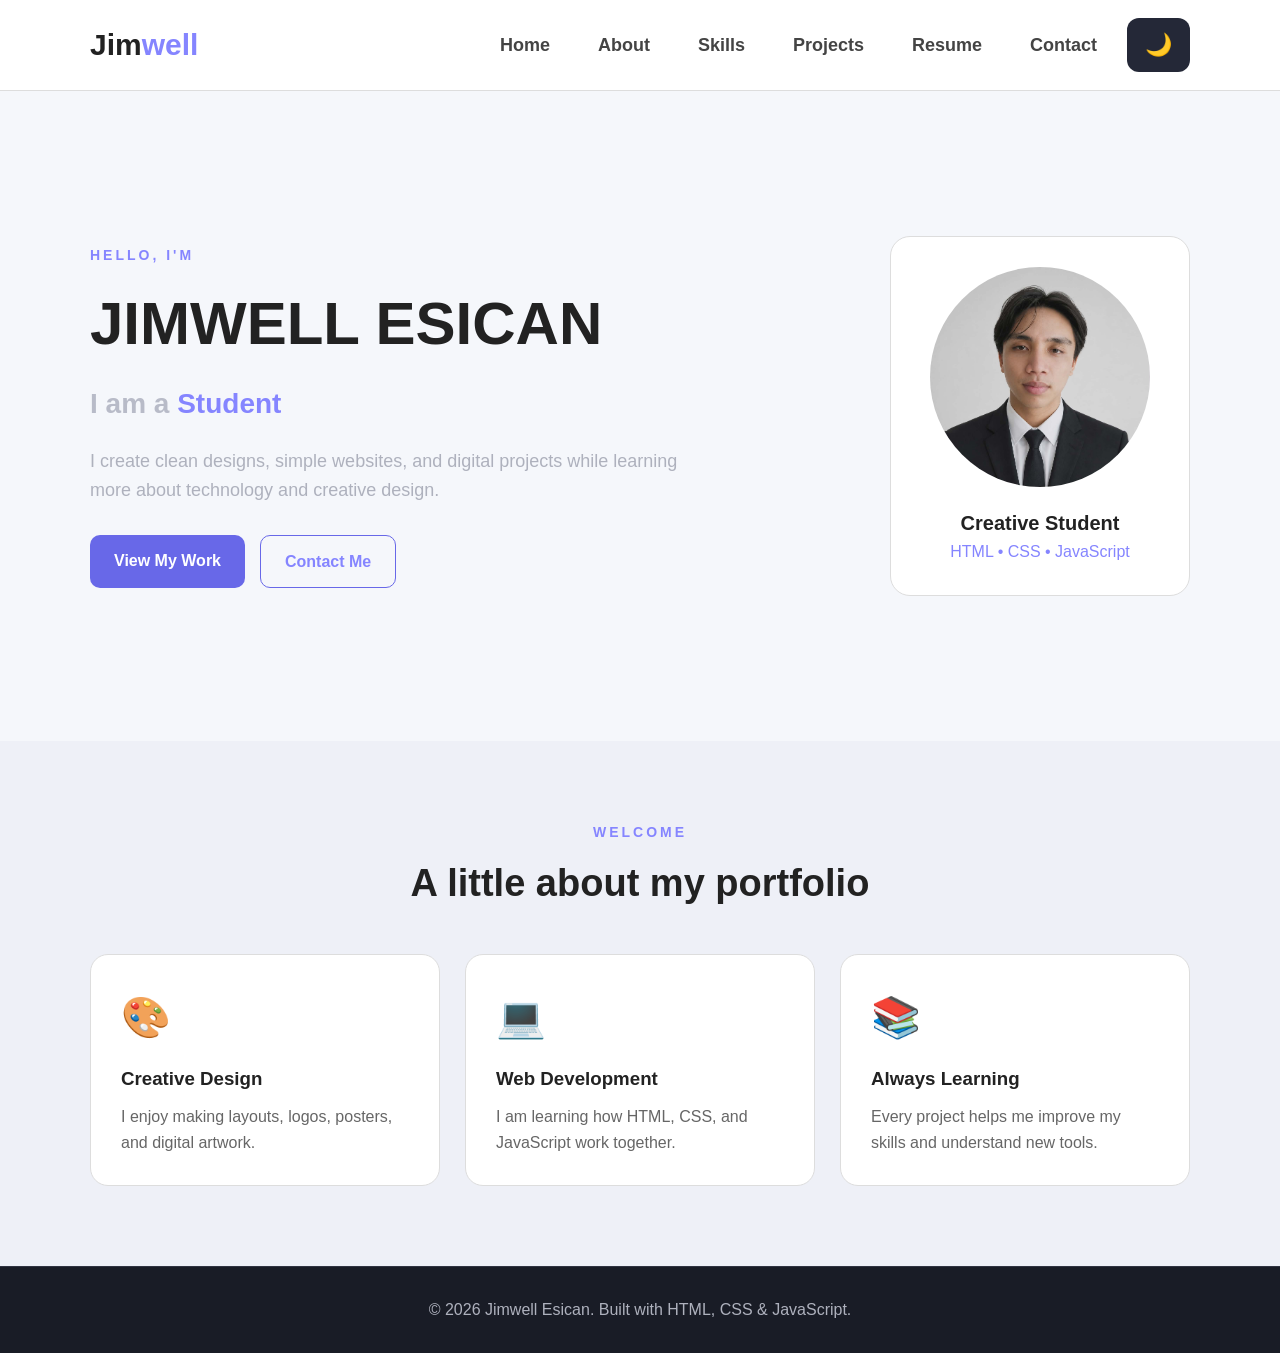
<file: index.html>
<!DOCTYPE html>
<html lang="en">
<head>
    <meta charset="UTF-8">
    <meta name="viewport" content="width=device-width, initial-scale=1.0">

    <title>My Portfolio | Home</title>

    <!-- External CSS -->
    <link rel="stylesheet" href="css/style.css">
</head>

<body>

   
    <header class="header">

        <nav class="navbar container">

            <!-- Logo -->
            <a href="index.html" class="logo">
                Jim<span>well</span>
            </a>

            <!-- Mobile Menu Button -->
            <button
                class="menu-toggle"
                aria-label="Open navigation"
                aria-expanded="false">
                ☰
            </button>

            <!-- Navigation Links -->
            <div class="nav-links">

                <a href="index.html">Home</a>

                <a href="about.html">About</a>

                <a href="skills.html">Skills</a>

                <a href="projects.html">Projects</a>

                <a href="resume.html">Resume</a>

                <a href="contact.html">Contact</a>

                <!-- Dark / Light Mode -->
                <button
                    class="theme-toggle"
                    aria-label="Toggle dark mode">
                    🌙
                </button>

            </div>

        </nav>

    </header>


    <!-- =========================
         MAIN CONTENT
    ========================== -->
    <main>

        <!-- HERO SECTION -->
        <section class="hero container">

            <!-- Introduction -->
            <div class="hero-text">

                <p class="eyebrow">
                    HELLO, I'M
                </p>

                <h1>
                    JIMWELL ESICAN
                </h1>

                <h2>
                    I am a
                    <span id="typing-text">
                        NORSU Student
                    </span>
                </h2>

                <p>
                    I create clean designs, simple websites,
                    and digital projects while learning more
                    about technology and creative design.
                </p>


                <!-- Buttons -->
                <div class="hero-buttons">

                    <a
                        href="projects.html"
                        class="btn primary">
                        View My Work
                    </a>

                    <a
                        href="contact.html"
                        class="btn secondary">
                        Contact Me
                    </a>

                </div>

            </div>


            <!-- PROFILE -->
            <div class="profile-card">

          <img
             src="assets/profilepic.jpg"
            alt="My Profile Picture"
            class="profile-image">

           <p>
             Creative Student
           </p>

           <span>
             HTML • CSS • JavaScript
           </span>

           </div>

            </div>

        </section>


        <section class="quick-section">

            <div class="container">

                <div class="section-heading">

                    <p class="eyebrow">
                        WELCOME
                    </p>

                    <h2>
                        A little about my portfolio
                    </h2>

                </div>


                <!-- Information Cards -->
                <div class="info-grid">


                    <!-- CARD 1 -->
                    <article class="info-card">

                        <div class="icon">
                            🎨
                        </div>

                        <h3>
                            Creative Design
                        </h3>

                        <p>
                            I enjoy making layouts, logos,
                            posters, and digital artwork.
                        </p>

                    </article>


                    <!-- CARD 2 -->
                    <article class="info-card">

                        <div class="icon">
                            💻
                        </div>

                        <h3>
                            Web Development
                        </h3>

                        <p>
                            I am learning how HTML, CSS,
                            and JavaScript work together.
                        </p>

                    </article>


                    <!-- CARD 3 -->
                    <article class="info-card">

                        <div class="icon">
                            📚
                        </div>

                        <h3>
                            Always Learning
                        </h3>

                        <p>
                            Every project helps me improve
                            my skills and understand new tools.
                        </p>

                    </article>


                </div>

            </div>

        </section>

    </main>


   

    <button
        id="scrollTop"
        class="scroll-top"
        aria-label="Scroll to top">

        ↑

    </button>




    <footer class="footer">

        <p>
            © 2026 Jimwell Esican.
            Built with HTML, CSS & JavaScript.
        </p>

    </footer>


    <!-- =========================
         JAVASCRIPT
    ========================== -->

    <script src="js/script.js"></script>

</body>
</html>
</file>
<file: css/style.css>
/* =========================
   RESET
========================= */

* {
    margin: 0;
    padding: 0;
    box-sizing: border-box;
}

html {
    scroll-behavior: smooth;
}


/* =========================
   BODY
========================= */

body {
    font-family: Arial, sans-serif;
    background: #0f1117;
    color: #f5f5f5;
    line-height: 1.6;
}


/* =========================
   CONTAINER
========================= */

.container {
    width: 90%;
    max-width: 1100px;
    margin: auto;
}


/* =========================
   HEADER / NAVIGATION
========================= */

.header {
    background: #191c26;
    border-bottom: 1px solid #303442;
    position: sticky;
    top: 0;
    z-index: 1000;
}

.navbar {
    min-height: 90px;
    display: flex;
    align-items: center;
    justify-content: space-between;
}

.logo {
    text-decoration: none;
    color: #ffffff;
    font-size: 30px;
    font-weight: bold;
}

.logo span {
    color: #8585ff;
}

.nav-links {
    display: flex;
    align-items: center;
    gap: 12px;
}

.nav-links a {
    text-decoration: none;
    color: #b8bbc8;
    font-weight: bold;
    font-size: 18px;
    padding: 14px 18px;
    border-radius: 12px;
    transition: 0.3s;
}

.nav-links a:hover {
    color: #ffffff;
    background: #242837;
}

.menu-toggle {
    display: none;
    border: none;
    background: transparent;
    color: white;
    font-size: 28px;
    cursor: pointer;
}

.theme-toggle {
    border: none;
    background: #242837;
    color: white;
    font-size: 22px;
    padding: 14px 18px;
    border-radius: 12px;
    cursor: pointer;
}


/* =========================
   PAGE HEADER
========================= */

.page-header {
    padding: 80px 0 50px;
    text-align: center;
}

.eyebrow {
    color: #8585ff;
    font-size: 14px;
    font-weight: bold;
    letter-spacing: 3px;
    margin-bottom: 10px;
}

.page-header h1 {
    font-size: 52px;
    margin-bottom: 15px;
}

.page-header > p:last-child {
    max-width: 700px;
    margin: auto;
    color: #aeb1bd;
    font-size: 18px;
}


/* =========================
   PROJECTS
========================= */

.projects-section {
    display: grid;
    grid-template-columns: repeat(2, 1fr);
    gap: 28px;
    padding-bottom: 90px;
}


/* =========================
   PROJECT CARD
========================= */

.project-card {
    background: #191c26;
    border: 1px solid #303442;
    border-radius: 18px;
    overflow: hidden;
    transition: transform 0.3s ease, box-shadow 0.3s ease;
}

.project-card:hover {
    transform: translateY(-6px);
    box-shadow: 0 15px 35px rgba(0, 0, 0, 0.35);
}


/* =========================
   PROJECT IMAGE
========================= */

.project-photo {
    width: 100%;
    height: 240px;
    object-fit: cover;
    display: block;
    background: #242837;
}


/* =========================
   PROJECT CONTENT
========================= */

.project-content {
    padding: 25px;
}

.project-content h2 {
    color: #ffffff;
    font-size: 25px;
    margin-bottom: 12px;
}

.project-content p {
    color: #b8bbc8;
    font-size: 16px;
    line-height: 1.7;
}


/* =========================
   PROJECT TAGS
========================= */

.project-tech {
    display: flex;
    flex-wrap: wrap;
    gap: 8px;
    margin-top: 18px;
}

.project-tech span {
    background: #272b3b;
    color: #8585ff;
    border: 1px solid #393e54;
    padding: 6px 12px;
    border-radius: 20px;
    font-size: 13px;
    font-weight: bold;
}


/* =========================
   HOME PAGE
========================= */

.hero {
    min-height: 650px;
    display: flex;
    align-items: center;
    justify-content: space-between;
    gap: 60px;
    padding: 80px 0;
}

.hero-text {
    flex: 1;
}

.hero-text h1 {
    font-size: 60px;
    margin-bottom: 10px;
}

.hero-text h2 {
    font-size: 28px;
    margin-bottom: 20px;
    color: #b8bbc8;
}

.hero-text h2 span {
    color: #8585ff;
}

.hero-text > p:last-of-type {
    color: #aeb1bd;
    max-width: 600px;
    font-size: 18px;
}

.hero-buttons {
    display: flex;
    gap: 15px;
    margin-top: 30px;
}

.btn {
    display: inline-block;
    padding: 13px 24px;
    border-radius: 10px;
    text-decoration: none;
    font-weight: bold;
    transition: 0.3s;
}

.primary {
    background: #6868e8;
    color: white;
}

.primary:hover {
    background: #7c7cf2;
}

.secondary {
    border: 1px solid #6868e8;
    color: #8585ff;
}

.secondary:hover {
    background: #6868e8;
    color: white;
}


/* =========================
   PROFILE CARD
========================= */

.profile-card {
    background: #191c26;
    border: 1px solid #303442;
    border-radius: 20px;
    padding: 30px;
    text-align: center;
    width: 300px;
}

.profile-image {
    width: 220px;
    height: 220px;
    border-radius: 50%;
    object-fit: cover;
    display: block;
    margin: 0 auto 20px;
}

.profile-card p {
    font-size: 20px;
    font-weight: bold;
}

.profile-card span {
    color: #8585ff;
}


/* =========================
   QUICK SECTION
========================= */

.quick-section {
    padding: 80px 0;
    background: #151821;
}

.section-heading {
    text-align: center;
    margin-bottom: 40px;
}

.section-heading h2 {
    font-size: 38px;
}

.info-grid {
    display: grid;
    grid-template-columns: repeat(3, 1fr);
    gap: 25px;
}

.info-card {
    background: #191c26;
    border: 1px solid #303442;
    padding: 30px;
    border-radius: 18px;
}

.info-card .icon {
    font-size: 40px;
    margin-bottom: 15px;
}

.info-card h3 {
    margin-bottom: 10px;
}

.info-card p {
    color: #aeb1bd;
}


/* =========================
   RESUME
========================= */

.resume-section {
    padding: 20px 0 90px;
}

.resume-card {
    background: #191c26;
    border: 1px solid #303442;
    padding: 30px;
    margin-bottom: 25px;
    border-radius: 18px;
}

.resume-card h2 {
    color: #8585ff;
    margin-bottom: 10px;
}

.resume-card h3 {
    margin-top: 15px;
    margin-bottom: 8px;
}

.resume-card p {
    color: #b8bbc8;
}

.resume-date {
    color: #8585ff !important;
    font-weight: bold;
    margin-bottom: 10px;
}


/* =========================
   FOOTER
========================= */

.footer {
    text-align: center;
    padding: 30px;
    background: #191c26;
    border-top: 1px solid #303442;
    color: #aeb1bd;
}


/* =========================
   SCROLL TO TOP
========================= */

.scroll-top {
    position: fixed;
    right: 25px;
    bottom: 25px;
    width: 45px;
    height: 45px;
    border: none;
    border-radius: 50%;
    background: #6868e8;
    color: white;
    font-size: 20px;
    cursor: pointer;
    display: none;
}


/* =========================
   LIGHT MODE
========================= */

body:not(.dark-mode) {
    background: #f5f7fb;
    color: #222222;
}

body:not(.dark-mode) .header {
    background: white;
    border-color: #dddddd;
}

body:not(.dark-mode) .logo {
    color: #222222;
}

body:not(.dark-mode) .nav-links a {
    color: #444444;
}

body:not(.dark-mode) .nav-links a:hover {
    background: #eeeeff;
}

body:not(.dark-mode) .project-card,
body:not(.dark-mode) .resume-card,
body:not(.dark-mode) .profile-card,
body:not(.dark-mode) .info-card {
    background: white;
    border-color: #dddddd;
}

body:not(.dark-mode) .project-content h2,
body:not(.dark-mode) .resume-card h3,
body:not(.dark-mode) .info-card h3 {
    color: #222222;
}

body:not(.dark-mode) .project-content p,
body:not(.dark-mode) .resume-card p,
body:not(.dark-mode) .info-card p {
    color: #666666;
}

body:not(.dark-mode) .quick-section {
    background: #eef0f7;
}


/* =========================
   MOBILE
========================= */

@media (max-width: 768px) {

    .navbar {
        min-height: 70px;
    }

    .logo {
        font-size: 24px;
    }

    .menu-toggle {
        display: block;
    }

    .nav-links {
        display: none;
        position: absolute;
        top: 70px;
        left: 0;
        width: 100%;
        background: #191c26;
        padding: 20px;
        flex-direction: column;
    }

    .nav-links.active {
        display: flex;
    }

    .projects-section {
        grid-template-columns: 1fr;
    }

    .page-header h1 {
        font-size: 38px;
    }

    .hero {
        flex-direction: column;
        text-align: center;
    }

    .hero-text h1 {
        font-size: 45px;
    }

    .hero-buttons {
        justify-content: center;
    }

    .profile-card {
        width: 100%;
        max-width: 320px;
    }

    .info-grid {
        grid-template-columns: 1fr;
    }
}
/* =========================
   CONTACT SECTION
========================= */

.contact-section {
    display: grid;
    grid-template-columns: 1fr 1.2fr;
    gap: 40px;
    padding-bottom: 90px;
}


/* =========================
   CONTACT INFORMATION
========================= */

.contact-info,
.contact-form-container {
    background: #191c26;
    border: 1px solid #303442;
    border-radius: 18px;
    padding: 35px;
}

.contact-info h2,
.contact-form-container h2 {
    font-size: 28px;
    margin-bottom: 15px;
}

.contact-info > p {
    color: #b8bbc8;
    margin-bottom: 30px;
}


/* =========================
   CONTACT ITEMS
========================= */

.contact-item {
    display: flex;
    align-items: center;
    gap: 18px;
    margin-bottom: 25px;
}

.contact-icon {
    width: 50px;
    height: 50px;
    display: flex;
    align-items: center;
    justify-content: center;
    background: #272b3b;
    border-radius: 12px;
    font-size: 24px;
}

.contact-item h3 {
    margin-bottom: 3px;
}

.contact-item p {
    color: #b8bbc8;
}


/* =========================
   CONTACT FORM
========================= */

.contact-form-container h2 {
    color: #8585ff;
}

.form-group {
    margin-bottom: 20px;
}

.form-group label {
    display: block;
    margin-bottom: 8px;
    font-weight: bold;
}

.form-group input,
.form-group textarea {
    width: 100%;
    padding: 13px 15px;
    border: 1px solid #393e54;
    border-radius: 10px;
    background: #11141c;
    color: white;
    font-family: Arial, sans-serif;
    font-size: 15px;
    outline: none;
}

.form-group input:focus,
.form-group textarea:focus {
    border-color: #8585ff;
}

.form-group textarea {
    resize: vertical;
}


/* =========================
   CONTACT BUTTON
========================= */

.contact-button {
    width: 100%;
    padding: 14px;
    border: none;
    border-radius: 10px;
    background: #6868e8;
    color: white;
    font-size: 16px;
    font-weight: bold;
    cursor: pointer;
    transition: 0.3s;
}

.contact-button:hover {
    background: #7c7cf2;
}


/* =========================
   LIGHT MODE
========================= */

body:not(.dark-mode) .contact-info,
body:not(.dark-mode) .contact-form-container {
    background: white;
    border-color: #dddddd;
}

body:not(.dark-mode) .contact-info > p,
body:not(.dark-mode) .contact-item p {
    color: #666666;
}

body:not(.dark-mode) .contact-icon {
    background: #eeeeff;
}

body:not(.dark-mode) .form-group input,
body:not(.dark-mode) .form-group textarea {
    background: #f7f7fa;
    color: #222222;
    border-color: #dddddd;
}


/* =========================
   MOBILE
========================= */

@media (max-width: 768px) {

    .contact-section {
        grid-template-columns: 1fr;
    }

}
/* =========================
   ABOUT SECTION
========================= */

.about-section {
    display: grid;
    grid-template-columns: repeat(2, 1fr);
    gap: 25px;
    padding-bottom: 80px;
}


/* =========================
   ABOUT CARD
========================= */

.about-card {
    background: #191c26;
    border: 1px solid #303442;
    border-radius: 18px;
    padding: 35px;
    transition: transform 0.3s ease, box-shadow 0.3s ease;
}

.about-card:hover {
    transform: translateY(-5px);
    box-shadow: 0 15px 35px rgba(0, 0, 0, 0.3);
}


/* =========================
   ABOUT ICON
========================= */

.about-icon {
    font-size: 42px;
    margin-bottom: 15px;
}


/* =========================
   ABOUT TITLE
========================= */

.about-card h2 {
    font-size: 27px;
    margin-bottom: 15px;
}


/* =========================
   ABOUT TEXT
========================= */

.about-card p {
    color: #b8bbc8;
    line-height: 1.7;
    margin-bottom: 15px;
}


/* =========================
   INTEREST LIST
========================= */

.interest-list {
    list-style: none;
    padding: 0;
}

.interest-list li {
    background: #272b3b;
    border: 1px solid #393e54;
    color: #d5d7e0;
    padding: 12px 15px;
    border-radius: 10px;
    margin-bottom: 10px;
}


/* =========================
   ABOUT STATEMENT
========================= */

.about-statement {
    background: #151821;
    text-align: center;
    padding: 80px 20px;
}

.about-statement h2 {
    font-size: 38px;
    margin-bottom: 20px;
}

.about-statement p:last-child {
    max-width: 700px;
    margin: auto;
    color: #b8bbc8;
    font-size: 17px;
    line-height: 1.8;
}


/* =========================
   LIGHT MODE
========================= */

body:not(.dark-mode) .about-card {
    background: white;
    border-color: #dddddd;
}

body:not(.dark-mode) .about-card h2 {
    color: #222222;
}

body:not(.dark-mode) .about-card p {
    color: #666666;
}

body:not(.dark-mode) .interest-list li {
    background: #f1f1fa;
    border-color: #dddddd;
    color: #444444;
}

body:not(.dark-mode) .about-statement {
    background: #eef0f7;
}

body:not(.dark-mode) .about-statement h2 {
    color: #222222;
}

body:not(.dark-mode) .about-statement p:last-child {
    color: #666666;
}


/* =========================
   MOBILE
========================= */

@media (max-width: 768px) {

    .about-section {
        grid-template-columns: 1fr;
    }

    .about-statement h2 {
        font-size: 30px;
    }

}
/* =========================
   SKILLS SECTION
========================= */

.skills-section {
    display: grid;
    grid-template-columns: repeat(3, 1fr);
    gap: 25px;
    padding-bottom: 90px;
}


/* =========================
   SKILL CARD
========================= */

.skill-card {
    background: #191c26;
    border: 1px solid #303442;
    border-radius: 18px;
    padding: 30px;
    transition: transform 0.3s ease, box-shadow 0.3s ease;
}

.skill-card:hover {
    transform: translateY(-6px);
    box-shadow: 0 15px 35px rgba(0, 0, 0, 0.35);
}


/* =========================
   SKILL ICON
========================= */

.skill-icon {
    font-size: 42px;
    margin-bottom: 15px;
}


/* =========================
   SKILL TITLE
========================= */

.skill-card h2 {
    font-size: 24px;
    margin-bottom: 10px;
}


/* =========================
   SKILL DESCRIPTION
========================= */

.skill-card p {
    color: #b8bbc8;
    font-size: 15px;
    line-height: 1.7;
    min-height: 80px;
}


/* =========================
   SKILL BAR
========================= */

.skill-bar {
    width: 100%;
    height: 8px;
    background: #2b2f3d;
    border-radius: 20px;
    margin-top: 20px;
    overflow: hidden;
}

.skill-progress {
    height: 100%;
    border-radius: 20px;
    background: #8585ff;
}


/* =========================
   SKILL LEVELS
========================= */

.html-progress {
    width: 60%;
}

.css-progress {
    width: 55%;
}

.js-progress {
    width: 40%;
}

.photoshop-progress {
    width: 75%;
}

.design-progress {
    width: 75%;
}

.animation-progress {
    width: 50%;
}

.skill-level {
    display: inline-block;
    margin-top: 12px;
    color: #8585ff;
    font-size: 13px;
    font-weight: bold;
}


/* =========================
   LIGHT MODE
========================= */

body:not(.dark-mode) .skill-card {
    background: white;
    border-color: #dddddd;
}

body:not(.dark-mode) .skill-card h2 {
    color: #222222;
}

body:not(.dark-mode) .skill-card p {
    color: #666666;
}

body:not(.dark-mode) .skill-bar {
    background: #e3e4eb;
}


/* =========================
   MOBILE
========================= */

@media (max-width: 900px) {

    .skills-section {
        grid-template-columns: repeat(2, 1fr);
    }

}

@media (max-width: 600px) {

    .skills-section {
        grid-template-columns: 1fr;
    }

}
/* =========================
   SMOOTH DARK MODE TRANSITION
========================= */

body,
.header,
.nav-links,
.project-card,
.skill-card,
.resume-card,
.about-card,
.contact-info,
.contact-form-container,
.profile-card,
.info-card,
.quick-section,
.about-statement,
.footer,
.theme-toggle,
.nav-links a,
.logo,
.project-content h2,
.project-content p,
.skill-card h2,
.skill-card p,
.resume-card h2,
.resume-card h3,
.resume-card p,
.about-card h2,
.about-card p,
.contact-item p,
.form-group input,
.form-group textarea {
    transition:
        background-color 0.5s ease,
        color 0.5s ease,
        border-color 0.5s ease,
        box-shadow 0.5s ease;
}


/* Smooth theme button */

.theme-toggle {
    transition:
        background-color 0.4s ease,
        transform 0.3s ease;
}

.theme-toggle:hover {
    transform: rotate(15deg) scale(1.05);
}
</file>
